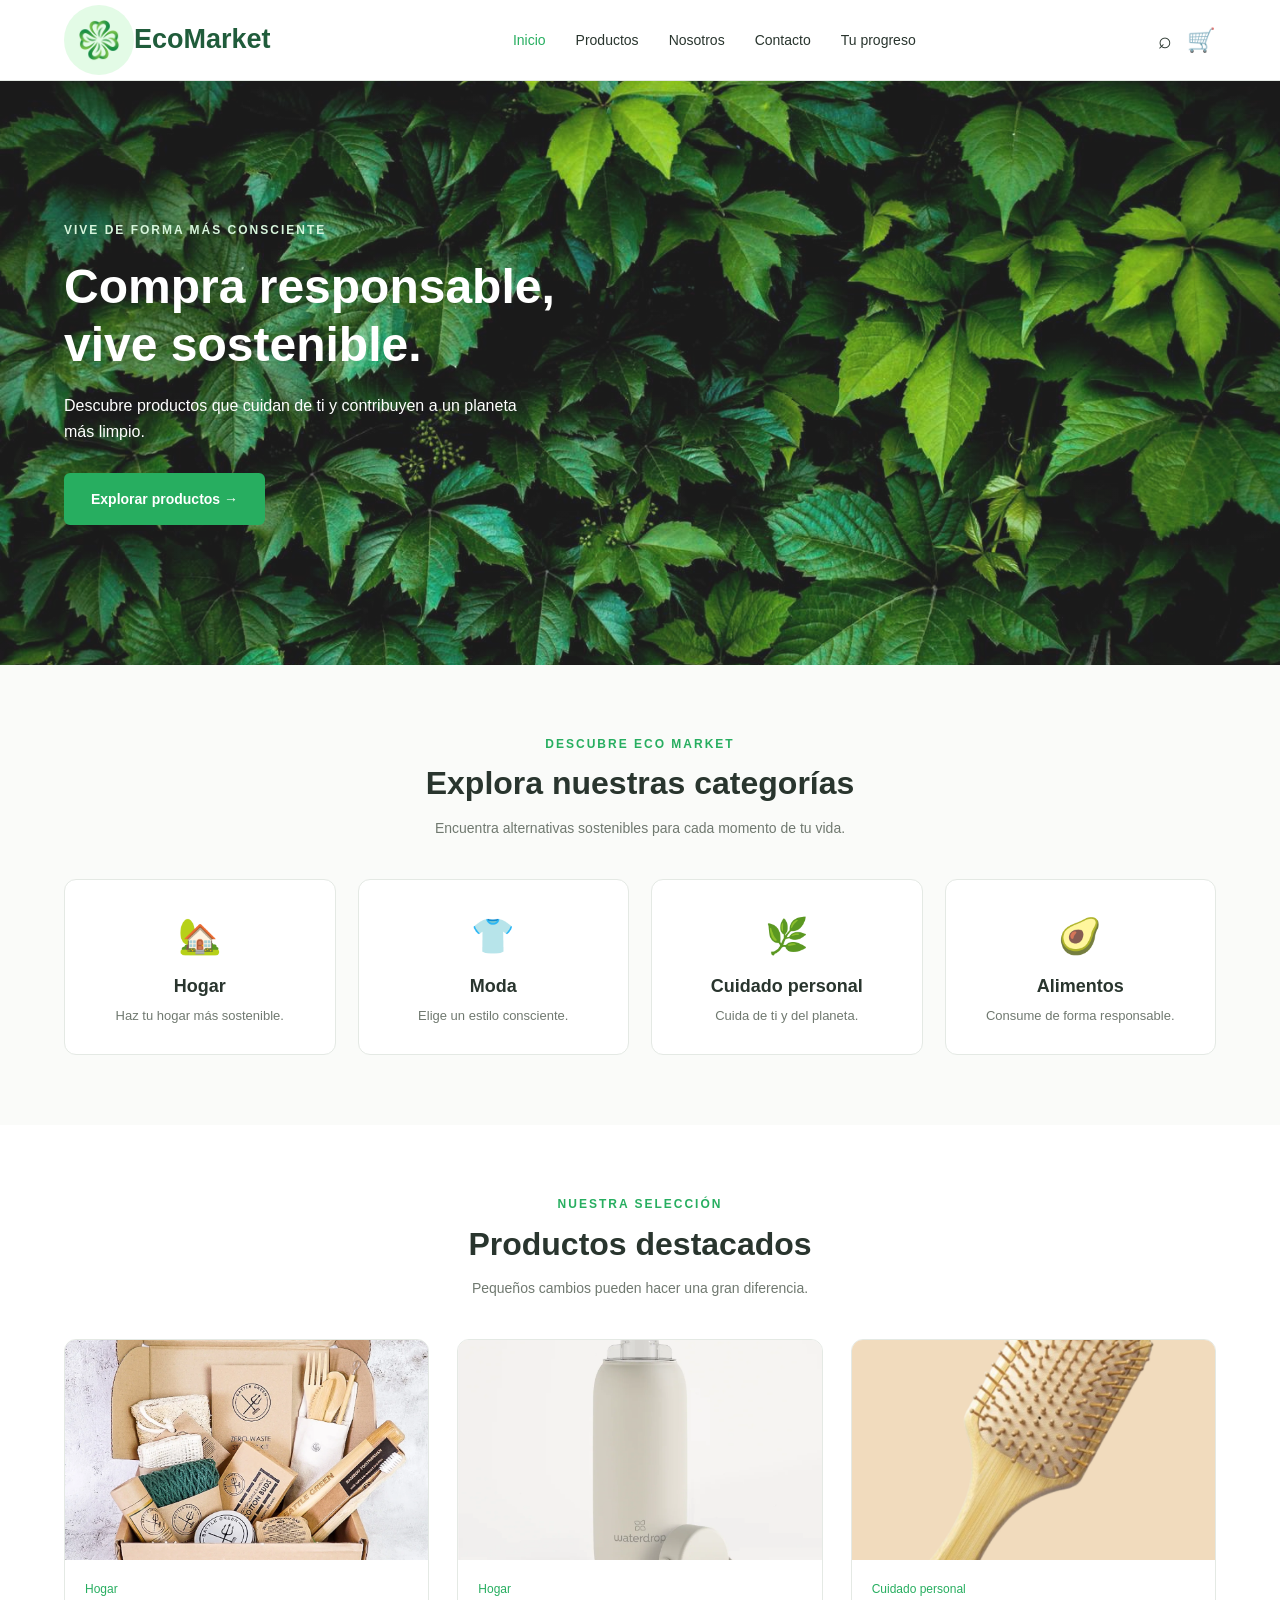
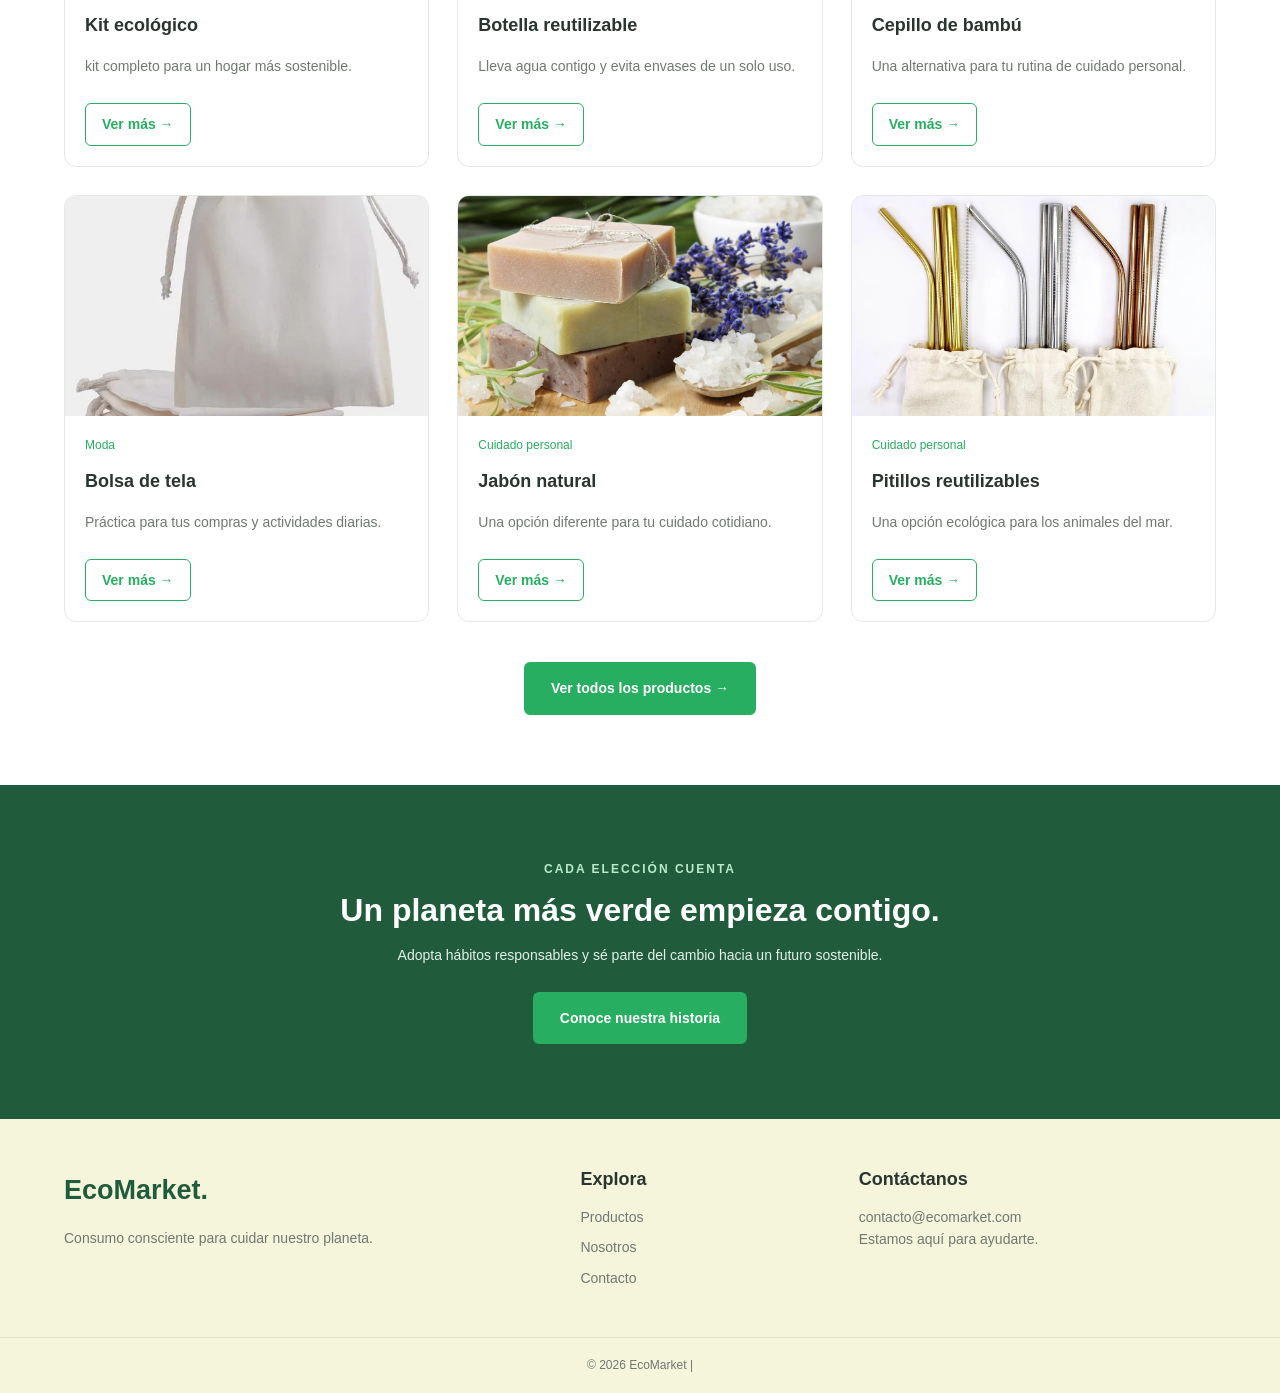
<file: index.html>
<!DOCTYPE html>
<html lang="es">

<head>
    <meta charset="UTF-8">
    <meta name="viewport" content="width=device-width, initial-scale=1.0">

    <meta name="description" content="EcoMarket: productos ecológicos para una vida más sostenible.">

    <title>EcoMarket | Compra responsable</title>

    <link rel="stylesheet" href="css/main.css">
    <link rel="stylesheet" href="css/layout.css">
    <link rel="stylesheet" href="css/components.css">
    <link rel="stylesheet" href="css/animations.css">
</head>

<body>

    <header class="header">
        <div class="contenedor header-contenido">


    <a href="index.html" class="logo">
    <img src="img/icons/logo.png" alt="Logo EcoMarket">
    <span>EcoMarket</span>
    </a>


            <nav class="menu">
                <a href="index.html" class="activo">Inicio</a>
                <a href="views/productos.html">Productos</a>
                <a href="views/sobre-nosotros.html">Nosotros</a>
                <a href="views/contacto.html">Contacto</a>
                <a href="views/widget.html">Tu progreso</a>
            </nav>

            <div class="accesos">
                <a href="views/productos.html#buscador"
                   aria-label="Buscar productos">⌕</a>

                <a href="views/productos.html#catalogo"
                   aria-label="Ir al catálogo">🛒</a>
            </div>

        </div>
    </header>



    <main>

        <section class="hero">
            <div class="contenedor hero-contenido">

                <p class="etiqueta">VIVE DE FORMA MÁS CONSCIENTE</p>

                <h1>Compra responsable,<br>vive sostenible.</h1>

                <p>
                    Descubre productos que cuidan de ti
                    y contribuyen a un planeta más limpio.
                </p>

                <a href="views/productos.html" class="boton">
                    Explorar productos →
                </a>

            </div>
        </section>

        <section class="categorias seccion">
            <div class="contenedor">

                <div class="titulo-seccion">
                    <p class="etiqueta">DESCUBRE ECO MARKET</p>
                    <h2>Explora nuestras categorías</h2>
                    <p>
                        Encuentra alternativas sostenibles
                        para cada momento de tu vida.
                    </p>
                </div>

                <div class="categorias-grid">

                    <a href="views/productos.html#hogar"
                       class="categoria">
                        <span>🏡</span>
                        <h3>Hogar</h3>
                        <p>Haz tu hogar más sostenible.</p>
                    </a>

                    <a href="views/productos.html#moda"
                       class="categoria">
                        <span>👕</span>
                        <h3>Moda</h3>
                        <p>Elige un estilo consciente.</p>
                    </a>

                    <a href="views/productos.html#cuidado"
                       class="categoria">
                        <span>🌿</span>
                        <h3>Cuidado personal</h3>
                        <p>Cuida de ti y del planeta.</p>
                    </a>

                    <a href="views/productos.html#alimentos"
                       class="categoria">
                        <span>🥑</span>
                        <h3>Alimentos</h3>
                        <p>Consume de forma responsable.</p>
                    </a>

                </div>

            </div>
        </section>

        <section class="productos seccion">
            <div class="contenedor">

                <div class="titulo-seccion">
                    <p class="etiqueta">NUESTRA SELECCIÓN</p>
                    <h2>Productos destacados</h2>
                    <p>
                        Pequeños cambios pueden hacer
                        una gran diferencia.
                    </p>
                </div>

                <div class="productos-grid">

                    <article class="tarjeta-producto">
                        <img src="img/products/kit-ecologico.jpg"
                             alt="Kit ecológico para el hogar">

                        <div class="producto-info">
                            <p class="categoria-producto">Hogar</p>
                            <h3>Kit ecológico</h3>
                            <p>
                                kit completo para un hogar más sostenible.
                            </p>
                            <a href="views/productos.html"
                               class="boton-secundario">Ver más →</a>
                        </div>
                    </article>

                    <article class="tarjeta-producto">
                        <img src="img/products/botella.jpg"
                             alt="Botella reutilizable para agua">

                        <div class="producto-info">
                            <p class="categoria-producto">Hogar</p>
                            <h3>Botella reutilizable</h3>
                            <p>
                                Lleva agua contigo y evita
                                envases de un solo uso.
                            </p>
                            <a href="views/productos.html"
                               class="boton-secundario">Ver más →</a>
                        </div>
                    </article>

                    <article class="tarjeta-producto">
                        <img src="img/products/cepillo.jpg"
                             alt="Cepillo de dientes de bambú">

                        <div class="producto-info">
                            <p class="categoria-producto">Cuidado personal</p>
                            <h3>Cepillo de bambú</h3>
                            <p>
                                Una alternativa para tu rutina
                                de cuidado personal.
                            </p>
                            <a href="views/productos.html"
                               class="boton-secundario">Ver más →</a>
                        </div>
                    </article>

                    <article class="tarjeta-producto">
                        <img src="img/products/bolsa-tela.jpg"
                             alt="Bolsa de tela reutilizable">

                        <div class="producto-info">
                            <p class="categoria-producto">Moda</p>
                            <h3>Bolsa de tela</h3>
                            <p>
                                Práctica para tus compras
                                y actividades diarias.
                            </p>
                            <a href="views/productos.html"
                               class="boton-secundario">Ver más →</a>
                        </div>
                    </article>

                    <article class="tarjeta-producto">
                        <img src="img/products/jabon-natural.jpg"
                             alt="Jabón de ingredientes naturales">

                        <div class="producto-info">
                            <p class="categoria-producto">Cuidado personal</p>
                            <h3>Jabón natural</h3>
                            <p>
                                Una opción diferente para
                                tu cuidado cotidiano.
                            </p>
                            <a href="views/productos.html"
                               class="boton-secundario">Ver más →</a>
                        </div>
                    </article>

                    <article class="tarjeta-producto">
                        <img src="img/products/pitillos-reutilizables.jpg"
                             alt="Pitillos reutilizables">

                        <div class="producto-info">
                            <p class="categoria-producto">Cuidado personal</p>
                            <h3>Pitillos reutilizables</h3>
                            <p>
                                Una opción ecológica para los animales del mar.
                            </p>
                            <a href="views/productos.html"
                               class="boton-secundario">Ver más →</a>
                        </div>
                    </article>

                </div>

                <div class="centrar">
                    <a href="views/productos.html" class="boton">
                        Ver todos los productos →
                    </a>
                </div>

            </div>
        </section>


        <section class="mensaje-ecologico">
            <div class="contenedor">

                <p class="etiqueta">CADA ELECCIÓN CUENTA</p>

                <h2>Un planeta más verde empieza contigo.</h2>

                <p>
                    Adopta hábitos responsables y sé parte
                    del cambio hacia un futuro sostenible.
                </p>

                <a href="views/sobre-nosotros.html" class="boton">
                    Conoce nuestra historia
                </a>

            </div>
        </section>

    </main>


    <footer class="footer">
        <div class="contenedor footer-grid">

            <div class="footer-marca">
                <a href="index.html" class="logo logo-footer">
                    EcoMarket<span>.</span>
                </a>

                <p>
                    Consumo consciente para cuidar
                    nuestro planeta.
                </p>
            </div>

            <div class="footer-enlaces">
                <h3>Explora</h3>
                <a href="views/productos.html">Productos</a>
                <a href="views/sobre-nosotros.html">Nosotros</a>
                <a href="views/contacto.html">Contacto</a>
            </div>

            <div class="footer-contacto">
                <h3>Contáctanos</h3>
                <p>contacto@ecomarket.com</p>
                <p>Estamos aquí para ayudarte.</p>
            </div>

        </div>

        <div class="footer-final">
            <p>© 2026 EcoMarket | </p>
        </div>
    </footer>

</body>
</html>
</file>
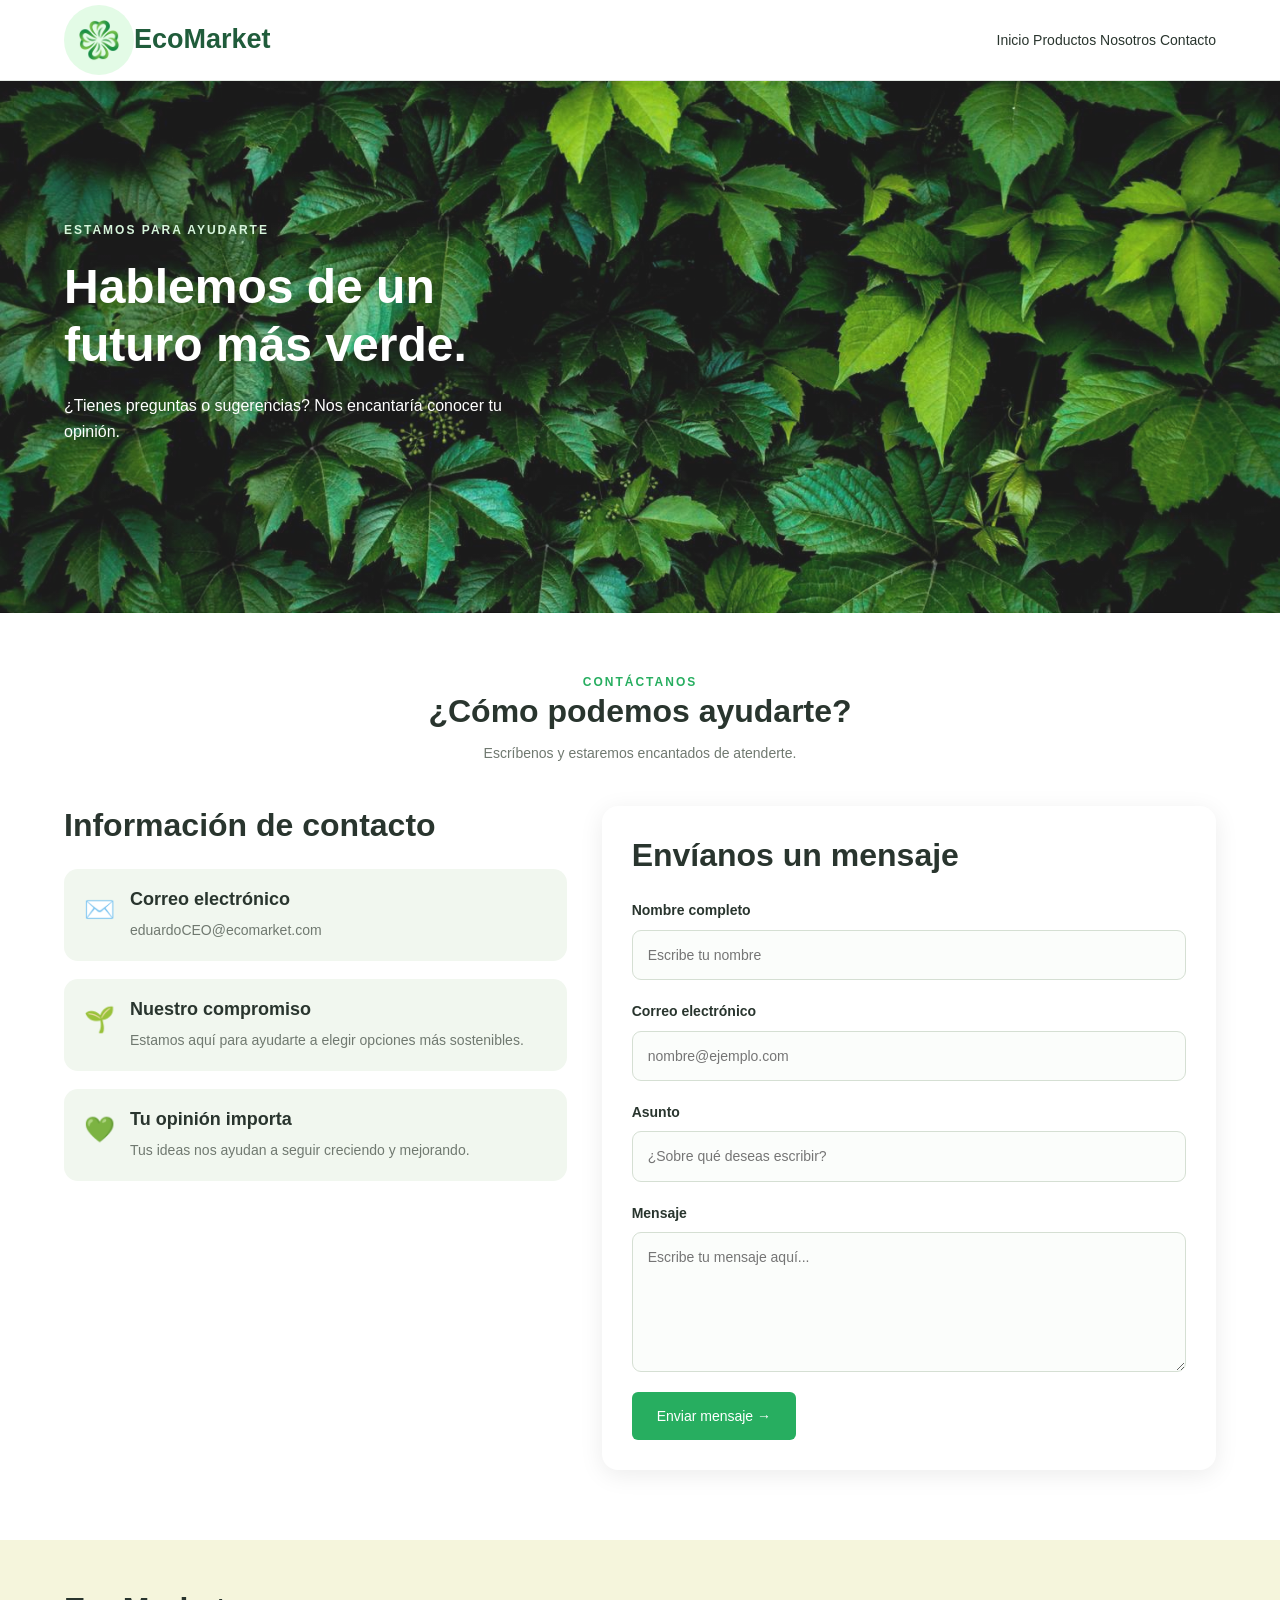
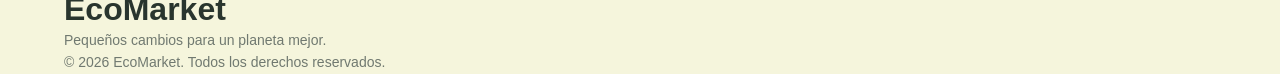
<file: views/contacto.html>
<!DOCTYPE html>
<html lang="es">
<head>
    <meta charset="UTF-8">
    <meta name="viewport" content="width=device-width, initial-scale=1.0">
    <title>Contacto | EcoMarket</title>
    <link rel="stylesheet" href="../css/main.css">
    <link rel="stylesheet" href="../css/layout.css">
    <link rel="stylesheet" href="../css/components.css">
    <link rel="stylesheet" href="../css/animations.css">
</head>
<body>

    <header class="header">
        <div class="contenedor header-contenido">

        <a href="../index.html" class="logo">
                <img src="../img/icons/logo.png"
                <span>EcoMarket</span>
        </a>

            <nav class="navegacion">
                <a href="../index.html">Inicio</a>
                <a href="productos.html">Productos</a>
                <a href="sobre-nosotros.html">Nosotros</a>
                <a href="contacto.html">Contacto</a>
            </nav>
        </div>
    </header>

    <main>
        <section class="hero">
            <div class="contenedor hero-contenido">
                <p class="etiqueta">ESTAMOS PARA AYUDARTE</p>

                <h1>Hablemos de un<br>futuro más verde.</h1>

                <p>
                    ¿Tienes preguntas o sugerencias?
                    Nos encantaría conocer tu opinión.
                </p>
            </div>
        </section>

        <section class="seccion contacto-seccion">
            <div class="contenedor">
                <div class="contacto-encabezado">
                    <p class="etiqueta">CONTÁCTANOS</p>
                    <h2>¿Cómo podemos ayudarte?</h2>
                    <p>
                        Escríbenos y estaremos encantados de atenderte.
                    </p>
                </div>

                <div class="contacto-contenido">
                    <div class="contacto-informacion">
                        <h2>Información de contacto</h2>

                        <article class="contacto-tarjeta">
                            <div class="contacto-icono">✉️</div>
                            <div>
                                <h3>Correo electrónico</h3>
                                <p>eduardoCEO@ecomarket.com</p>
                            </div>
                        </article>

                        <article class="contacto-tarjeta">
                            <div class="contacto-icono">🌱</div>
                            <div>
                                <h3>Nuestro compromiso</h3>
                                <p>
                                    Estamos aquí para ayudarte a elegir
                                    opciones más sostenibles.
                                </p>
                            </div>
                        </article>

                        <article class="contacto-tarjeta">
                            <div class="contacto-icono">💚</div>
                            <div>
                                <h3>Tu opinión importa</h3>
                                <p>
                                    Tus ideas nos ayudan a seguir creciendo
                                    y mejorando.
                                </p>
                            </div>
                        </article>
                    </div>

                    <div class="formulario-contenedor">
                        <h2>Envíanos un mensaje</h2>

                        <form class="formulario-contacto" action="#" method="post">
                            <div class="campo-formulario">
                                <label for="nombre">Nombre completo</label>
                                <input
                                    type="text"
                                    id="nombre"
                                    name="nombre"
                                    placeholder="Escribe tu nombre"
                                    required
                                >
                            </div>

                            <div class="campo-formulario">
                                <label for="correo">Correo electrónico</label>
                                <input
                                    type="email"
                                    id="correo"
                                    name="correo"
                                    placeholder="nombre@ejemplo.com"
                                    required
                                >
                            </div>

                            <div class="campo-formulario">
                                <label for="asunto">Asunto</label>
                                <input
                                    type="text"
                                    id="asunto"
                                    name="asunto"
                                    placeholder="¿Sobre qué deseas escribir?"
                                    required
                                >
                            </div>

                            <div class="campo-formulario">
                                <label for="mensaje">Mensaje</label>
                                <textarea
                                    id="mensaje"
                                    name="mensaje"
                                    rows="5"
                                    placeholder="Escribe tu mensaje aquí..."
                                    required
                                ></textarea>
                            </div>

                            <button type="submit" class="boton">
                                Enviar mensaje →
                            </button>
                        </form>
                    </div>
                </div>
            </div>
        </section>
    </main>

    <footer class="footer">
        <div class="contenedor">
            <h2>EcoMarket</h2>
            <p>Pequeños cambios para un planeta mejor.</p>
            <p>© 2026 EcoMarket. Todos los derechos reservados.</p>
        </div>
    </footer>

</body>
</html>
</file>
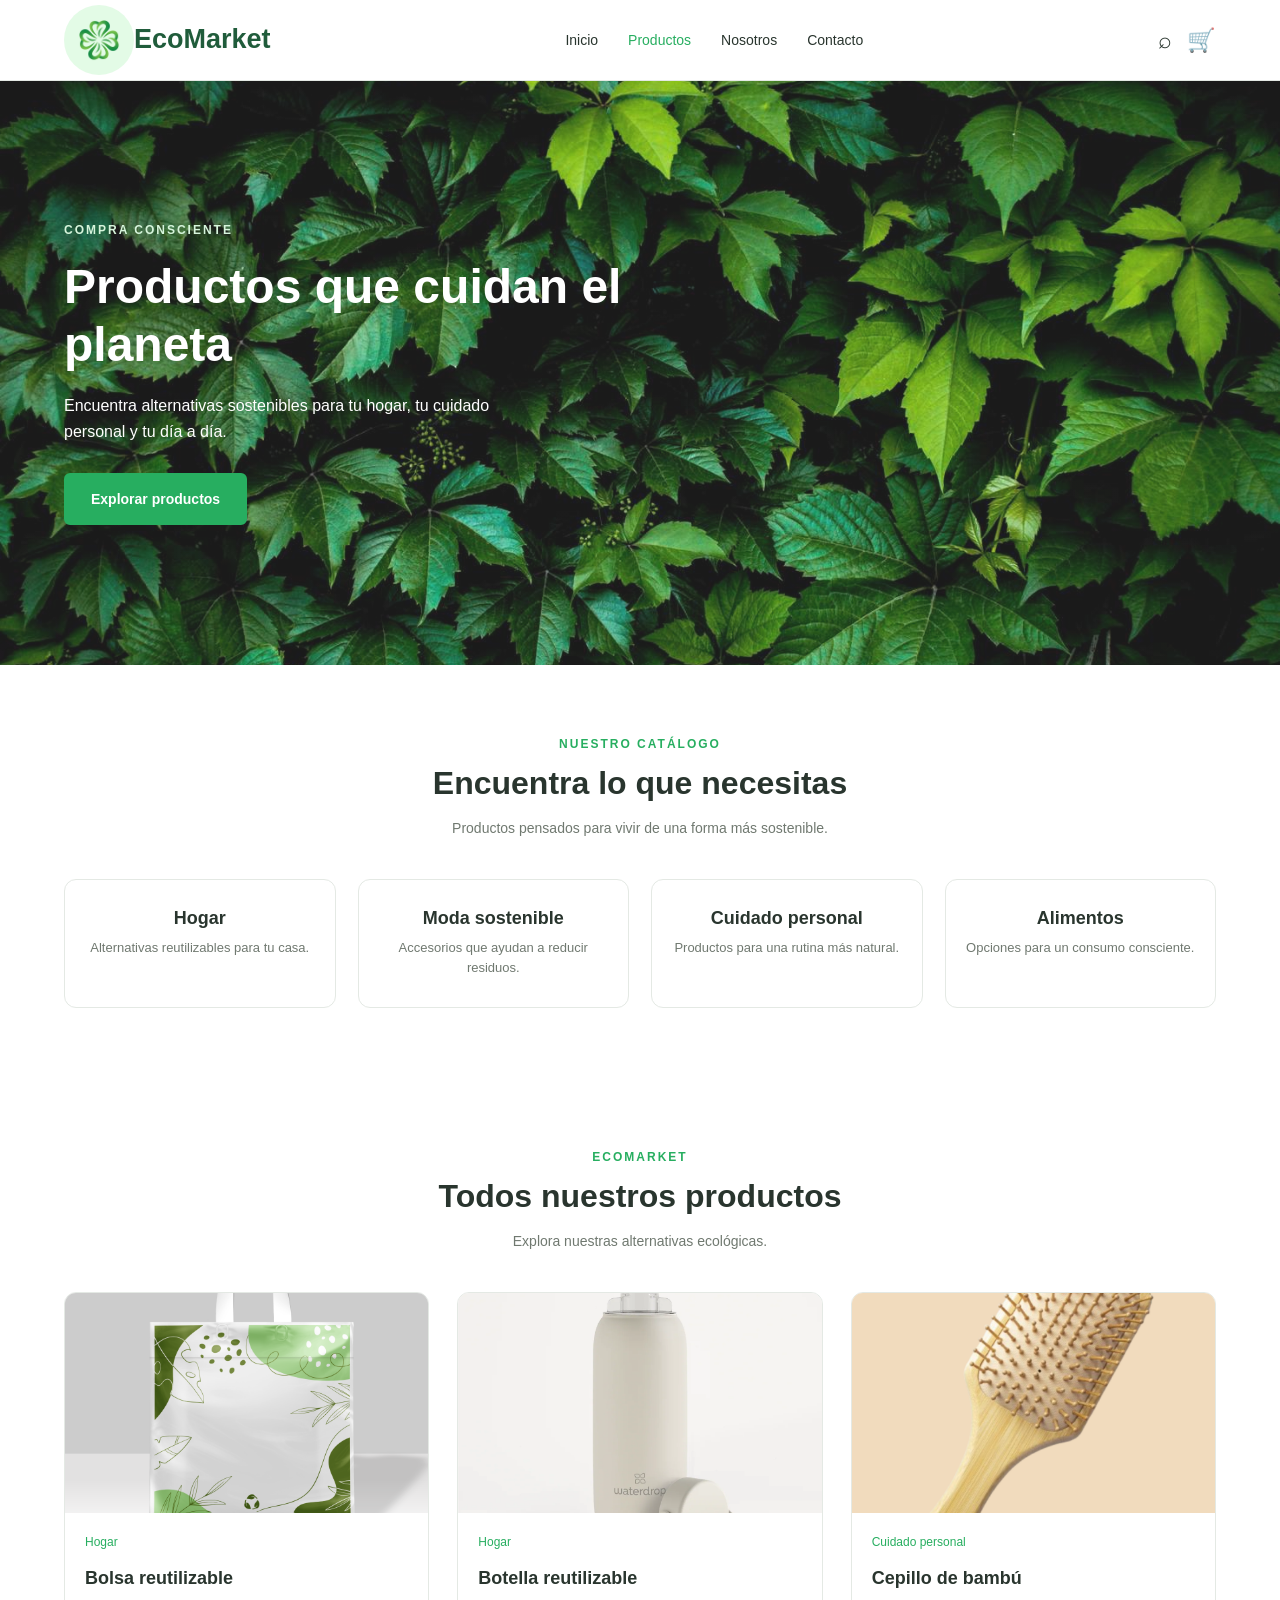
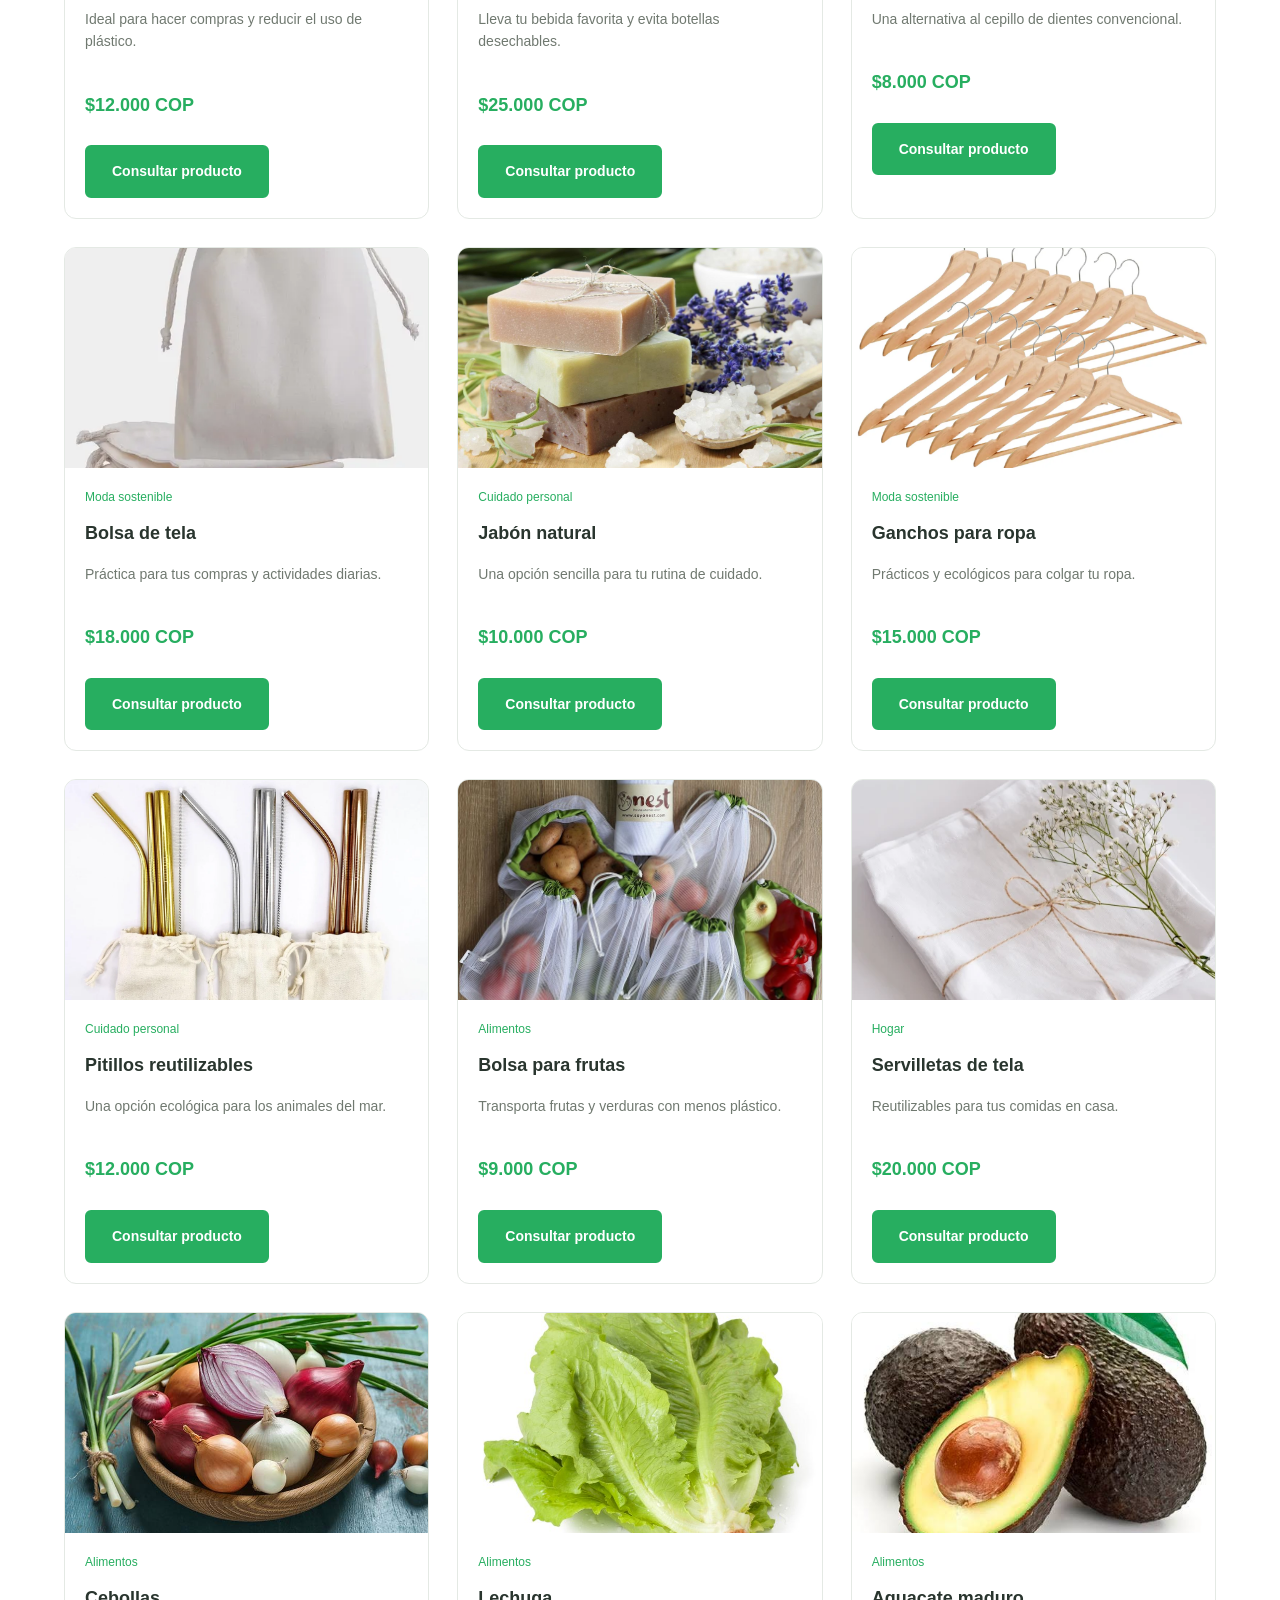
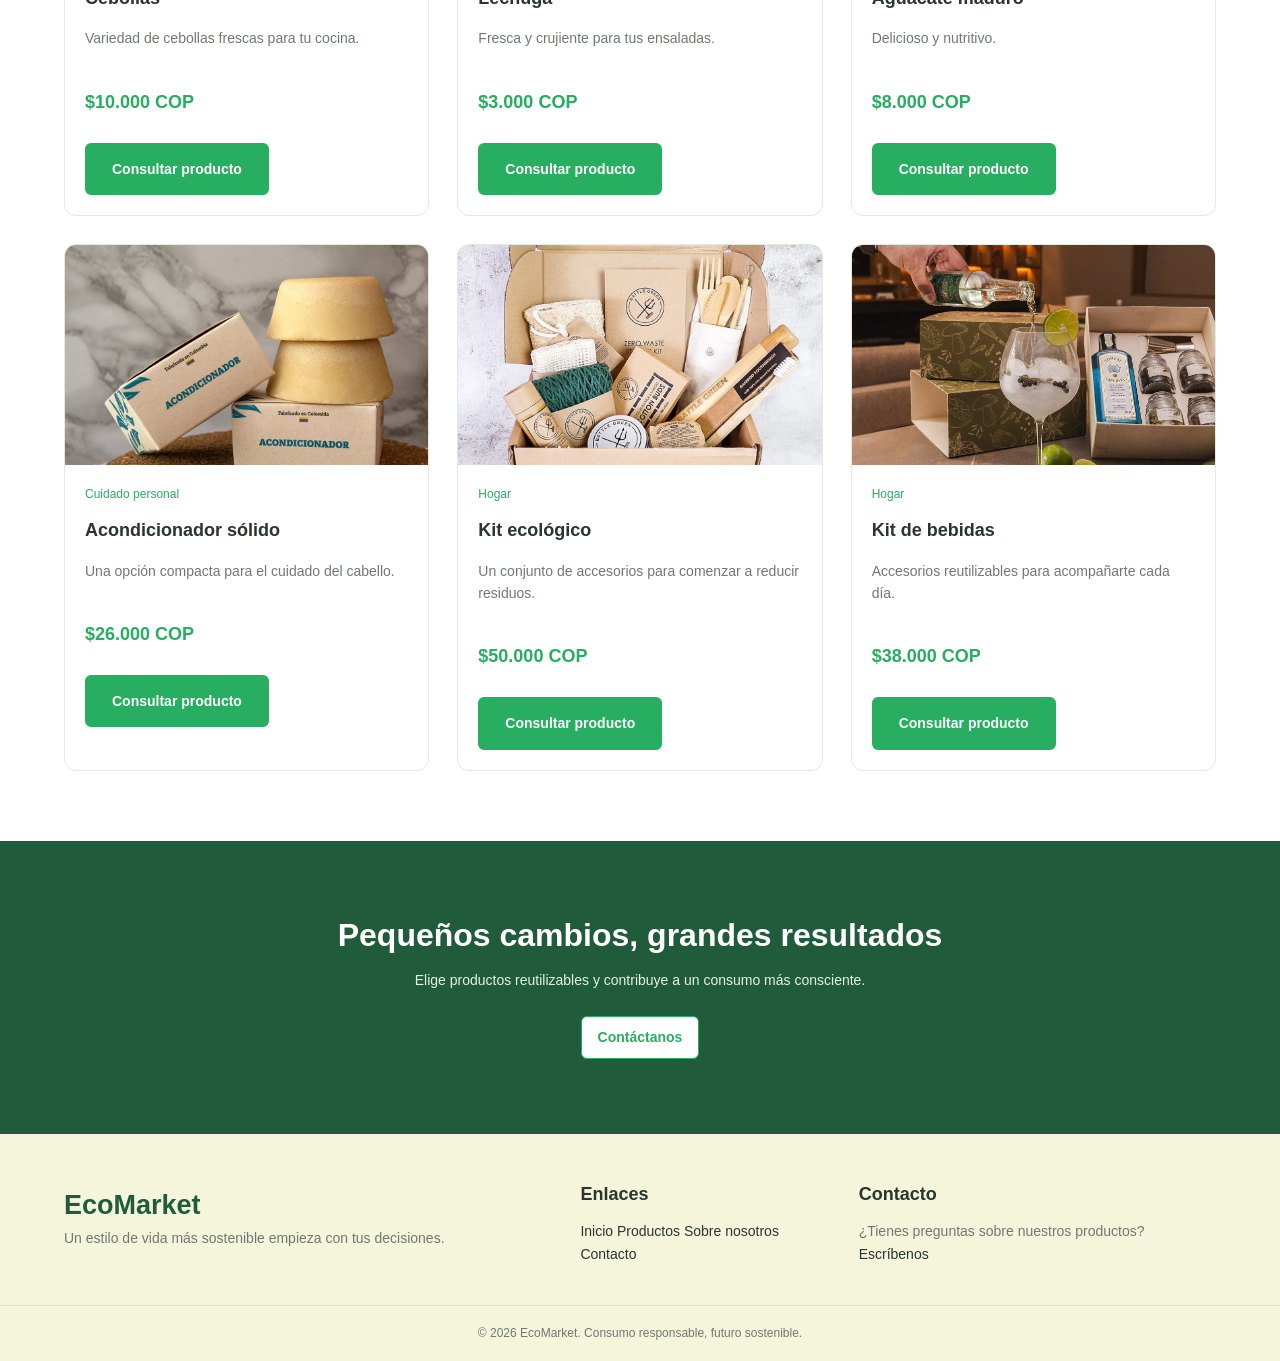
<file: views/productos.html>
<!DOCTYPE html>
<html lang="es">
<head>
    <meta charset="UTF-8">
    <meta name="viewport" content="width=device-width, initial-scale=1.0">
    <meta name="description" content="Descubre los productos ecológicos de EcoMarket para un estilo de vida sostenible.">
    <title>Productos | EcoMarket</title>
    <link rel="stylesheet" href="../css/main.css">
    <link rel="stylesheet" href="../css/layout.css">
    <link rel="stylesheet" href="../css/components.css">
    <link rel="stylesheet" href="../css/animations.css">
</head>
<body>

    <header class="header">
        <div class="contenedor header-contenido">

        <a href="../index.html" class="logo">
            <img src="../img/icons/logo.png"
            <span>EcoMarket</span>
        </a>

            <nav class="menu">
                <a href="../index.html">Inicio</a>
                <a href="productos.html" class="activo">Productos</a>
                <a href="sobre-nosotros.html">Nosotros</a>
                <a href="contacto.html">Contacto</a>
            </nav>

            <div class="accesos">
                <a href="views/productos.html#buscador"
                   aria-label="Buscar productos">⌕</a>

                <a href="views/productos.html#catalogo"
                   aria-label="Ir al catálogo">🛒</a>
            </div>
        </div>
    </header>

    <main>
        <section class="hero">
            <div class="contenedor hero-contenido">
                <p class="etiqueta">Compra consciente</p>
                <h1>Productos que cuidan el planeta</h1>
                <p>Encuentra alternativas sostenibles para tu hogar, tu cuidado personal y tu día a día.</p>
                <a href="#catalogo" class="boton">Explorar productos</a>
            </div>
        </section>

        <section class="seccion" id="buscador">
            <div class="contenedor">
                <div class="titulo-seccion">
                    <p class="etiqueta">Nuestro catálogo</p>
                    <h2>Encuentra lo que necesitas</h2>
                    <p>Productos pensados para vivir de una forma más sostenible.</p>
                </div>

                <div class="categorias-grid">
                    <a href="#hogar" class="categoria">
                        <h3>Hogar</h3>
                        <p>Alternativas reutilizables para tu casa.</p>
                    </a>

                    <a href="#moda" class="categoria">
                        <h3>Moda sostenible</h3>
                        <p>Accesorios que ayudan a reducir residuos.</p>
                    </a>

                    <a href="#cuidado" class="categoria">
                        <h3>Cuidado personal</h3>
                        <p>Productos para una rutina más natural.</p>
                    </a>

                    <a href="#alimentos" class="categoria">
                        <h3>Alimentos</h3>
                        <p>Opciones para un consumo consciente.</p>
                    </a>
                </div>
            </div>
        </section>

        <section class="seccion" id="catalogo">
            <div class="contenedor">
                <div class="titulo-seccion">
                    <p class="etiqueta">EcoMarket</p>
                    <h2>Todos nuestros productos</h2>
                    <p>Explora nuestras alternativas ecológicas.</p>
                </div>

                <div class="productos-grid">

                    <article class="tarjeta-producto" id="hogar">
                        <img src="../img/products/bolsa-reutilizable.png" alt="Bolsa reutilizable ecológica">
                        <div class="producto-info">
                            <span class="categoria-producto">Hogar</span>
                            <h3>Bolsa reutilizable</h3>
                            <p>Ideal para hacer compras y reducir el uso de plástico.</p>
                            <p class="precio">$12.000 COP</p>
                            <a href="contacto.html" class="boton">Consultar producto</a>
                        </div>
                    </article>

                    <article class="tarjeta-producto">
                        <img src="../img/products/botella.jpg" alt="Botella reutilizable">
                        <div class="producto-info">
                            <span class="categoria-producto">Hogar</span>
                            <h3>Botella reutilizable</h3>
                            <p>Lleva tu bebida favorita y evita botellas desechables.</p>
                            <p class="precio">$25.000 COP</p>
                            <a href="contacto.html" class="boton">Consultar producto</a>
                        </div>
                    </article>

                    <article class="tarjeta-producto" id="cuidado">
                        <img src="../img/products/cepillo.jpg" alt="Cepillo de dientes de bambú">
                        <div class="producto-info">
                            <span class="categoria-producto">Cuidado personal</span>
                            <h3>Cepillo de bambú</h3>
                            <p>Una alternativa al cepillo de dientes convencional.</p>
                            <p class="precio">$8.000 COP</p>
                            <a href="contacto.html" class="boton">Consultar producto</a>
                        </div>
                    </article>

                    <article class="tarjeta-producto" id="moda">
                        <img src="../img/products/bolsa-tela.jpg" alt="Bolsa de tela ecológica">
                        <div class="producto-info">
                            <span class="categoria-producto">Moda sostenible</span>
                            <h3>Bolsa de tela</h3>
                            <p>Práctica para tus compras y actividades diarias.</p>
                            <p class="precio">$18.000 COP</p>
                            <a href="contacto.html" class="boton">Consultar producto</a>
                        </div>
                    </article>

                    <article class="tarjeta-producto">
                        <img src="../img/products/jabon-natural.jpg" alt="Jabón natural">
                        <div class="producto-info">
                            <span class="categoria-producto">Cuidado personal</span>
                            <h3>Jabón natural</h3>
                            <p>Una opción sencilla para tu rutina de cuidado.</p>
                            <p class="precio">$10.000 COP</p>
                            <a href="contacto.html" class="boton">Consultar producto</a>
                        </div>
                    </article>

                    <article class="tarjeta-producto">
                        <img src="../img/products/ganchos.jpg" alt="Ganchos para ropa">
                        <div class="producto-info">
                            <span class="categoria-producto">Moda sostenible</span>
                            <h3>Ganchos para ropa</h3>
                            <p>Prácticos y ecológicos para colgar tu ropa.</p>
                            <p class="precio">$15.000 COP</p>
                            <a href="contacto.html" class="boton">Consultar producto</a>
                        </div>
                    </article>

                    <article class="tarjeta-producto">
                        <img src="../img/products/pitillos-reutilizables.jpg" alt="Pitillos reutilizables">
                        <div class="producto-info">
                            <span class="categoria-producto">Cuidado personal</span>
                            <h3>Pitillos reutilizables</h3>
                            <p>Una opción ecológica para los animales del mar.</p>
                            <p class="precio">$12.000 COP</p>
                            <a href="contacto.html" class="boton">Consultar producto</a>
                        </div>
                    </article>

                    <article class="tarjeta-producto" id="alimentos">
                        <img src="../img/products/bolsas-para-frutas.jpg" alt="Bolsa para frutas y verduras">
                        <div class="producto-info">
                            <span class="categoria-producto">Alimentos</span>
                            <h3>Bolsa para frutas</h3>
                            <p>Transporta frutas y verduras con menos plástico.</p>
                            <p class="precio">$9.000 COP</p>
                            <a href="contacto.html" class="boton">Consultar producto</a>
                        </div>
                    </article>

                    <article class="tarjeta-producto">
                        <img src="../img/products/servilletas-tela.jpg" alt="Servilletas de tela">
                        <div class="producto-info">
                            <span class="categoria-producto">Hogar</span>
                            <h3>Servilletas de tela</h3>
                            <p>Reutilizables para tus comidas en casa.</p>
                            <p class="precio">$20.000 COP</p>
                            <a href="contacto.html" class="boton">Consultar producto</a>
                        </div>
                    </article>

                    <article class="tarjeta-producto">
                        <img src="../img/products/tipos-cebollas.jpg" alt="Tipos variados de cebollas">
                        <div class="producto-info">
                            <span class="categoria-producto">Alimentos</span>
                            <h3>Cebollas</h3>
                            <p>Variedad de cebollas frescas para tu cocina.</p>
                            <p class="precio">$10.000 COP</p>
                            <a href="contacto.html" class="boton">Consultar producto</a>
                        </div>
                    </article>

                    <article class="tarjeta-producto">
                        <img src="../img/products/lechuga.jpg" alt="Lechuga">
                        <div class="producto-info">
                            <span class="categoria-producto">Alimentos</span>
                            <h3>Lechuga</h3>
                            <p> Fresca y crujiente para tus ensaladas.</p>
                            <p class="precio">$3.000 COP</p>
                            <a href="contacto.html" class="boton">Consultar producto</a>
                        </div>
                    </article>

                    <article class="tarjeta-producto">
                        <img src="../img/products/aguacate.jpg" alt="Aguacate maduro">
                        <div class="producto-info">
                            <span class="categoria-producto">Alimentos</span>
                            <h3>Aguacate maduro</h3>
                            <p>Delicioso y nutritivo.</p>
                            <p class="precio">$8.000 COP</p>
                            <a href="contacto.html" class="boton">Consultar producto</a>
                        </div>
                    </article>

                    <article class="tarjeta-producto">
                        <img src="../img/products/acondicionador-solido.jpg" alt="Acondicionador sólido">
                        <div class="producto-info">
                            <span class="categoria-producto">Cuidado personal</span>
                            <h3>Acondicionador sólido</h3>
                            <p>Una opción compacta para el cuidado del cabello.</p>
                            <p class="precio">$26.000 COP</p>
                            <a href="contacto.html" class="boton">Consultar producto</a>
                        </div>
                    </article>

                    <article class="tarjeta-producto">
                        <img src="../img/products/kit-ecologico.jpg" alt="Kit ecológico">
                        <div class="producto-info">
                            <span class="categoria-producto">Hogar</span>
                            <h3>Kit ecológico</h3>
                            <p>Un conjunto de accesorios para comenzar a reducir residuos.</p>
                            <p class="precio">$50.000 COP</p>
                            <a href="contacto.html" class="boton">Consultar producto</a>
                        </div>
                    </article>

                    <article class="tarjeta-producto">
                        <img src="../img/products/kit-bebidas.jpg" alt="Kit para bebidas reutilizables">
                        <div class="producto-info">
                            <span class="categoria-producto">Hogar</span>
                            <h3>Kit de bebidas</h3>
                            <p>Accesorios reutilizables para acompañarte cada día.</p>
                            <p class="precio">$38.000 COP</p>
                            <a href="contacto.html" class="boton">Consultar producto</a>
                        </div>
                    </article>

                </div>
            </div>
        </section>

        <section class="mensaje-ecologico">
            <div class="contenedor">
                <h2>Pequeños cambios, grandes resultados</h2>
                <p>Elige productos reutilizables y contribuye a un consumo más consciente.</p>
                <a href="contacto.html" class="boton boton-secundario">Contáctanos</a>
            </div>
        </section>
    </main>

    <footer class="footer">
        <div class="contenedor footer-grid">
            <div>
                <a href="../index.html" class="logo">Eco<span>Market</span></a>
                <p>Un estilo de vida más sostenible empieza con tus decisiones.</p>
            </div>

            <div>
                <h3>Enlaces</h3>
                <a href="../index.html">Inicio</a>
                <a href="productos.html">Productos</a>
                <a href="sobre-nosotros.html">Sobre nosotros</a>
                <a href="contacto.html">Contacto</a>
            </div>

            <div>
                <h3>Contacto</h3>
                <p>¿Tienes preguntas sobre nuestros productos?</p>
                <a href="contacto.html">Escríbenos</a>
            </div>
        </div>

        <div class="footer-final">
            <p>© 2026 EcoMarket. Consumo responsable, futuro sostenible.</p>
        </div>
    </footer>

</body>
</html>
</file>
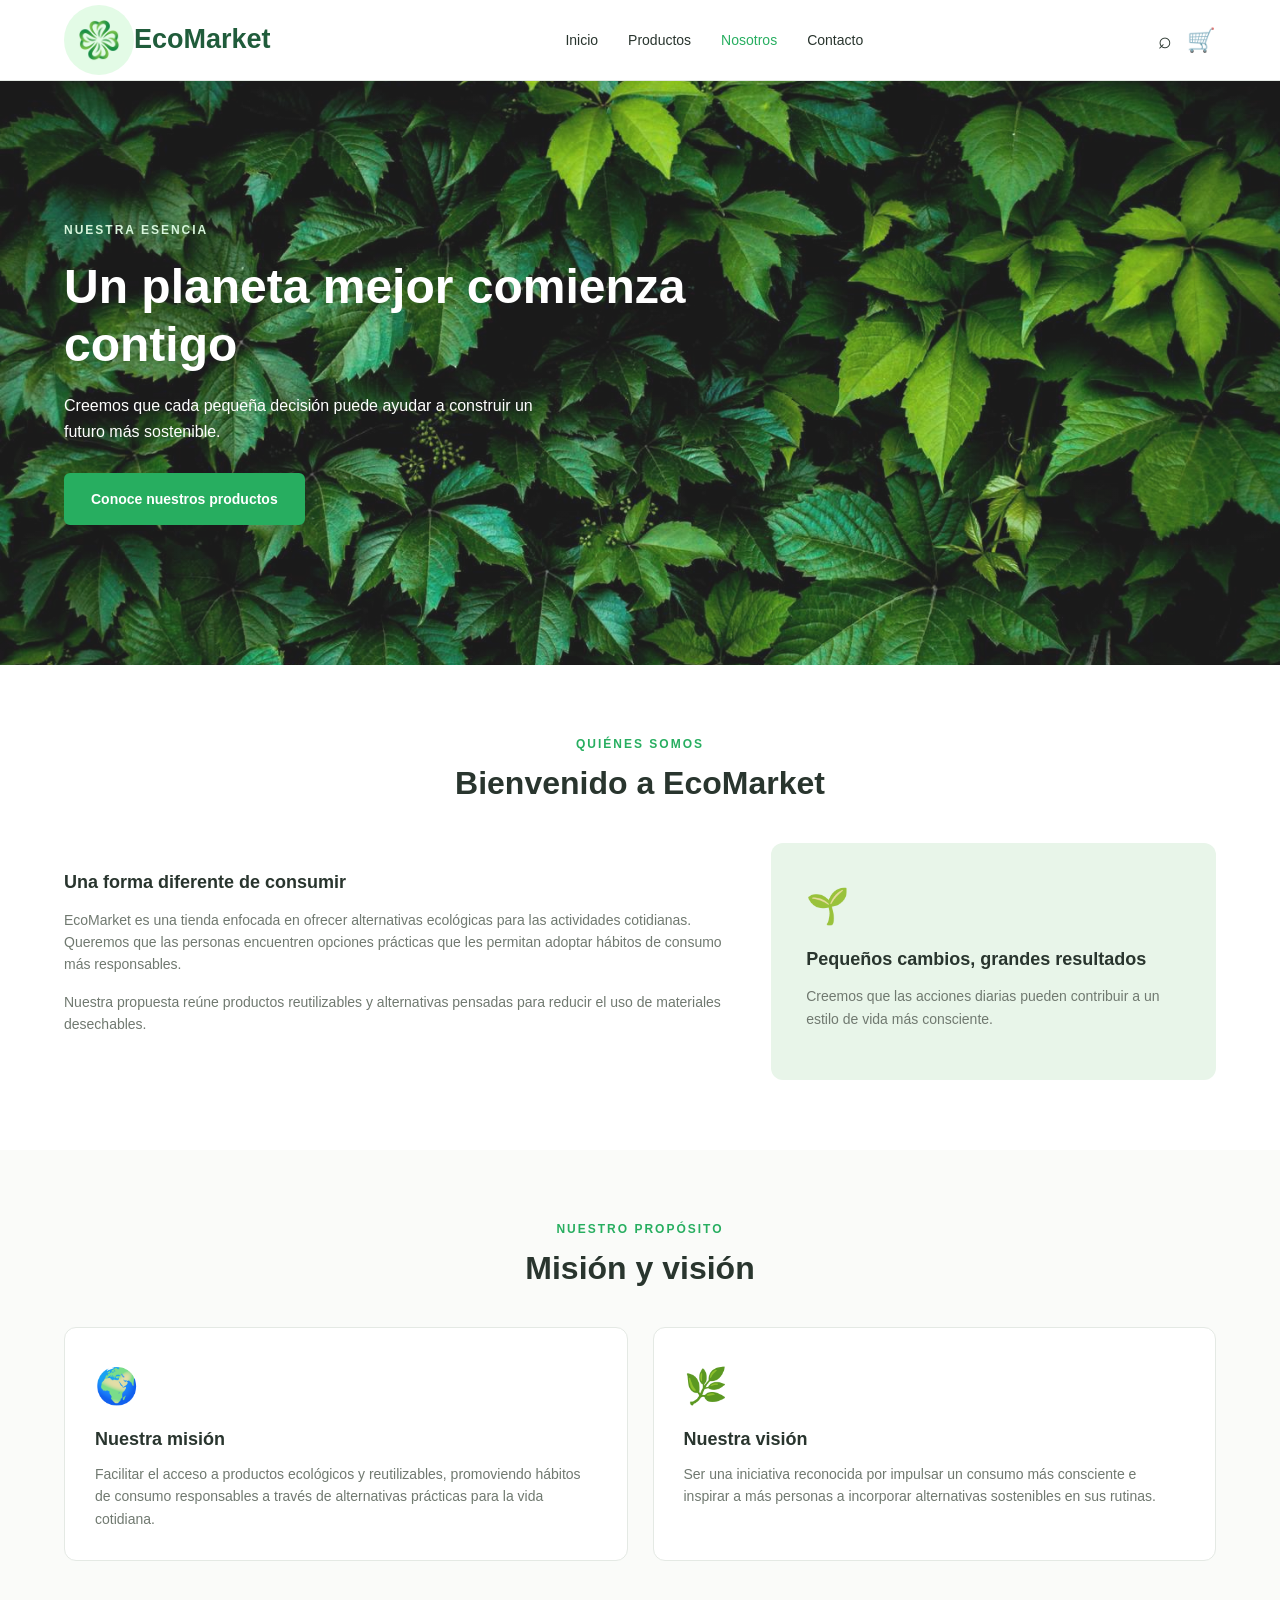
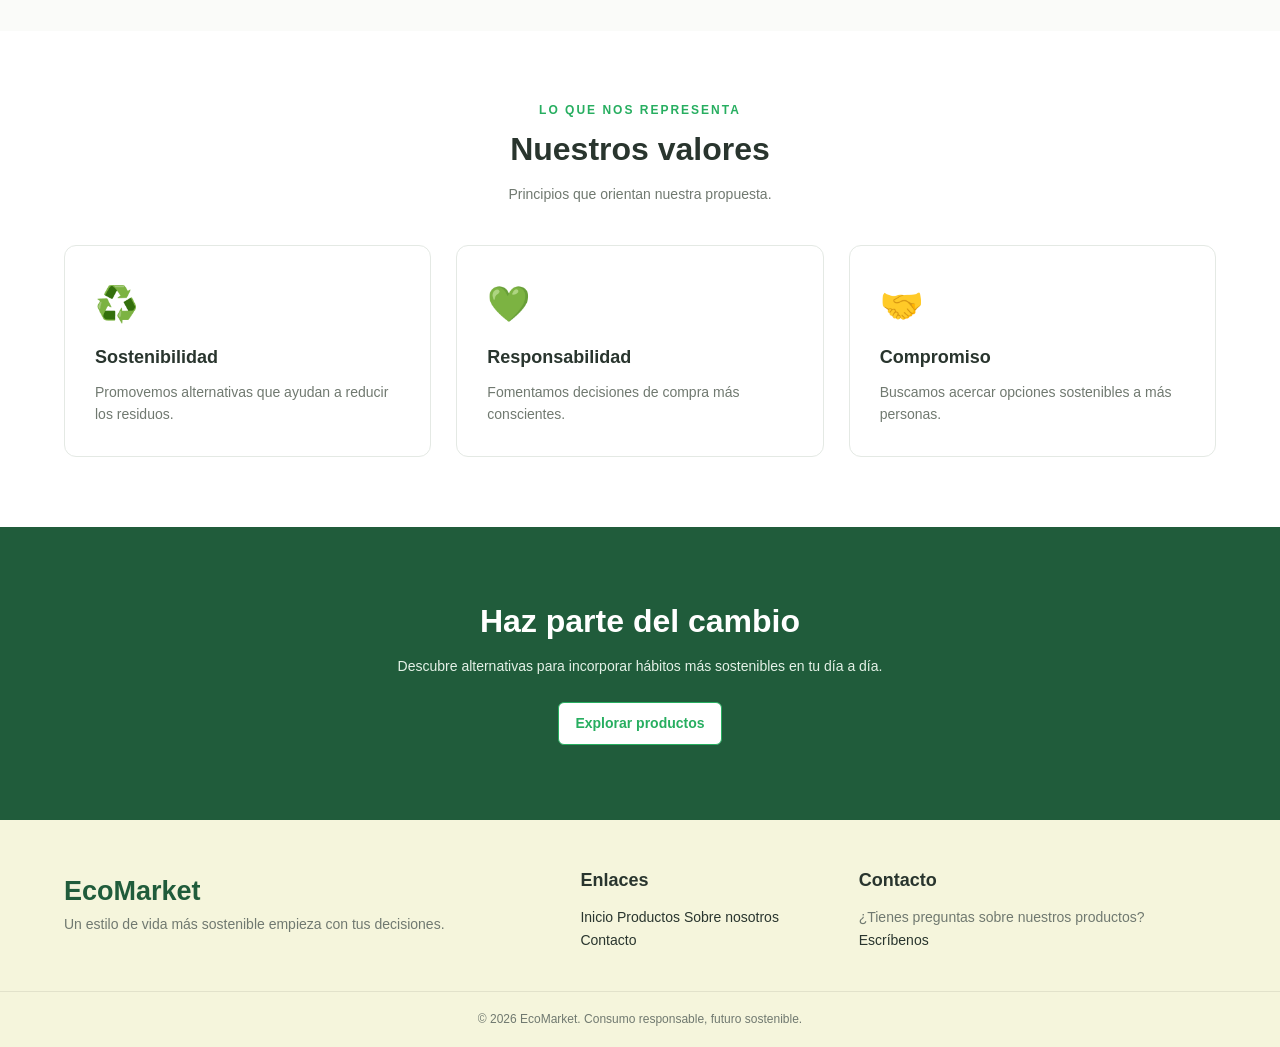
<file: views/sobre-nosotros.html>
<!DOCTYPE html>
<html lang="es">
<head>
    <meta charset="UTF-8">
    <meta name="viewport" content="width=device-width, initial-scale=1.0">
    <meta name="description" content="Conoce la historia, la misión y los valores de EcoMarket.">
    <title>Sobre nosotros | EcoMarket</title>
    <link rel="stylesheet" href="../css/main.css">
    <link rel="stylesheet" href="../css/layout.css">
    <link rel="stylesheet" href="../css/components.css">
    <link rel="stylesheet" href="../css/animations.css">
</head>
<body>

    <header class="header">
        <div class="contenedor header-contenido">
        
        <a href="../index.html" class="logo">
                <img src="../img/icons/logo.png"
                <span>EcoMarket</span>
        </a>

            <nav class="menu">
                <a href="../index.html">Inicio</a>
                <a href="productos.html">Productos</a>
                <a href="sobre-nosotros.html" class="activo">Nosotros</a>
                <a href="contacto.html">Contacto</a>
            </nav>

            <div class="accesos">
                <a href="views/productos.html#buscador"
                   aria-label="Buscar productos">⌕</a>

                <a href="views/productos.html#catalogo"
                   aria-label="Ir al catálogo">🛒</a>
            </div>
        </div>
    </header>

    <main>
        <section class="hero">
            <div class="contenedor hero-contenido">
                <p class="etiqueta">Nuestra esencia</p>
                <h1>Un planeta mejor comienza contigo</h1>
                <p>Creemos que cada pequeña decisión puede ayudar a construir un futuro más sostenible.</p>
                <a href="productos.html" class="boton">Conoce nuestros productos</a>
            </div>
        </section>

        <section class="seccion">
            <div class="contenedor">
                <div class="titulo-seccion">
                    <p class="etiqueta">Quiénes somos</p>
                    <h2>Bienvenido a EcoMarket</h2>
                </div>

                <div class="nosotros-contenido">
                    <div>
                        <h3>Una forma diferente de consumir</h3>
                        <p>EcoMarket es una tienda enfocada en ofrecer alternativas ecológicas para las actividades cotidianas. Queremos que las personas encuentren opciones prácticas que les permitan adoptar hábitos de consumo más responsables.</p>
                        <p>Nuestra propuesta reúne productos reutilizables y alternativas pensadas para reducir el uso de materiales desechables.</p>
                    </div>

                    <div class="nosotros-destacado">
                        <span class="nosotros-icono">🌱</span>
                        <h3>Pequeños cambios, grandes resultados</h3>
                        <p>Creemos que las acciones diarias pueden contribuir a un estilo de vida más consciente.</p>
                    </div>
                </div>
            </div>
        </section>

        <section class="seccion nosotros-fondo">
            <div class="contenedor">
                <div class="titulo-seccion">
                    <p class="etiqueta">Nuestro propósito</p>
                    <h2>Misión y visión</h2>
                </div>

                <div class="nosotros-tarjetas">
                    <article class="nosotros-tarjeta">
                        <span class="nosotros-icono">🌍</span>
                        <h3>Nuestra misión</h3>
                        <p>Facilitar el acceso a productos ecológicos y reutilizables, promoviendo hábitos de consumo responsables a través de alternativas prácticas para la vida cotidiana.</p>
                    </article>

                    <article class="nosotros-tarjeta">
                        <span class="nosotros-icono">🌿</span>
                        <h3>Nuestra visión</h3>
                        <p>Ser una iniciativa reconocida por impulsar un consumo más consciente e inspirar a más personas a incorporar alternativas sostenibles en sus rutinas.</p>
                    </article>
                </div>
            </div>
        </section>

        <section class="seccion">
            <div class="contenedor">
                <div class="titulo-seccion">
                    <p class="etiqueta">Lo que nos representa</p>
                    <h2>Nuestros valores</h2>
                    <p>Principios que orientan nuestra propuesta.</p>
                </div>

                <div class="valores-grid">
                    <article class="valor">
                        <span class="nosotros-icono">♻️</span>
                        <h3>Sostenibilidad</h3>
                        <p>Promovemos alternativas que ayudan a reducir los residuos.</p>
                    </article>

                    <article class="valor">
                        <span class="nosotros-icono">💚</span>
                        <h3>Responsabilidad</h3>
                        <p>Fomentamos decisiones de compra más conscientes.</p>
                    </article>

                    <article class="valor">
                        <span class="nosotros-icono">🤝</span>
                        <h3>Compromiso</h3>
                        <p>Buscamos acercar opciones sostenibles a más personas.</p>
                    </article>
                </div>
            </div>
        </section>

        <section class="mensaje-ecologico">
            <div class="contenedor">
                <h2>Haz parte del cambio</h2>
                <p>Descubre alternativas para incorporar hábitos más sostenibles en tu día a día.</p>
                <a href="productos.html" class="boton boton-secundario">Explorar productos</a>
            </div>
        </section>
    </main>

    <footer class="footer">
        <div class="contenedor footer-grid">
            <div>
                <a href="../index.html" class="logo">Eco<span>Market</span></a>
                <p>Un estilo de vida más sostenible empieza con tus decisiones.</p>
            </div>

            <div>
                <h3>Enlaces</h3>
                <a href="../index.html">Inicio</a>
                <a href="productos.html">Productos</a>
                <a href="sobre-nosotros.html">Sobre nosotros</a>
                <a href="contacto.html">Contacto</a>
            </div>

            <div>
                <h3>Contacto</h3>
                <p>¿Tienes preguntas sobre nuestros productos?</p>
                <a href="contacto.html">Escríbenos</a>
            </div>
        </div>

        <div class="footer-final">
            <p>© 2026 EcoMarket. Consumo responsable, futuro sostenible.</p>
        </div>
    </footer>

</body>
</html>
</file>
<file: css/main.css>
:root {
    --verde-principal: #2ecc71;
    --verde-oscuro: #27ae60;
    --verde-profundo: #205c3b;
    --verde-claro: #e8f5e9;

    --beige: #f5f5dc;
    --fondo: #fafbf9;
    --blanco: #ffffff;

    --texto: #29352e;
    --texto-secundario: #707970;
    --borde: #e4e9e4;
}

* {
    margin: 0;
    padding: 0;
    box-sizing: border-box;
}

html {
    scroll-behavior: smooth;
}

body {
    font-family: Arial, Helvetica, sans-serif;
    font-size: 14px;
    line-height: 1.6;
    color: var(--texto);
    background-color: var(--blanco);
}

img {
    display: block;
    max-width: 100%;
}

a {
    color: inherit;
    text-decoration: none;
}

h1,
h2,
h3 {
    line-height: 1.2;
    font-weight: 700;
}

h1 {
    font-size: 48px;
}

h2 {
    font-size: 32px;
}

h3 {
    font-size: 18px;
}

p {
    color: var(--texto-secundario);
}

button,
input,
textarea,
select {
    font: inherit;
}

.contenedor {
    width: 90%;
    max-width: 1200px;
    margin: 0 auto;
}

.seccion {
    padding: 70px 0;
}

.etiqueta {
    color: var(--verde-oscuro);
    font-size: 12px;
    font-weight: bold;
    letter-spacing: 2px;
    text-transform: uppercase;
}

@media (max-width: 600px) {

    h1 {
        font-size: 34px;
    }

    h2 {
        font-size: 26px;
    }

    h3 {
        font-size: 17px;
    }

    .seccion {
        padding: 45px 0;
    }

    .contenedor {
        width: 92%;
    }
}
</file>
<file: css/layout.css>
.header {
    width: 100%;
    background-color: var(--blanco);
    border-bottom: 1px solid var(--borde);
    position: sticky;
    top: 0;
    z-index: 100;
}

.header-contenido {
    min-height: 80px;
    display: flex;
    align-items: center;
    justify-content: space-between;
    gap: 25px;
}

.logo {
    color: var(--verde-profundo);
    font-size: 27px;
    font-weight: bold;
    white-space: nowrap;
}

.logo span {
    color: var(--verde-principal);
}

.menu {
    display: flex;
    align-items: center;
    gap: 30px;
}

.menu a {
    color: var(--texto);
    transition: color 0.3s ease;
}

.menu a:hover,
.menu a.activo {
    color: var(--verde-oscuro);
}

.accesos {
    display: flex;
    align-items: center;
    gap: 15px;
}

.accesos a {
    font-size: 23px;
}

.hero {
    min-height: 500px;
    display: flex;
    align-items: center;
    background-color: #e8f0e5;
    background-image:
        linear-gradient(
            90deg,
            rgba(15, 45, 27, 0.75),
            rgba(15, 45, 27, 0.15)
        ),
        url("../img/hero/background-leaves.jpg");
    background-size: cover;
    background-position: center;
}

.hero-contenido {
    padding-top: 60px;
    padding-bottom: 60px;
}

.hero .etiqueta {
    color: #d7f5dc;
    margin-bottom: 18px;
}

.hero h1 {
    max-width: 650px;
    color: var(--blanco);
    margin-bottom: 20px;
}

.hero-contenido > p:not(.etiqueta) {
    max-width: 480px;
    color: var(--blanco);
    font-size: 16px;
    margin-bottom: 28px;
}

.titulo-seccion {
    text-align: center;
    margin-bottom: 40px;
}

.titulo-seccion .etiqueta {
    margin-bottom: 10px;
}

.titulo-seccion h2 {
    margin-bottom: 14px;
}

.titulo-seccion > p:last-child {
    max-width: 550px;
    margin: 0 auto;
}

.categorias {
    background-color: var(--fondo);
}

.categorias-grid {
    display: grid;
    grid-template-columns: repeat(4, 1fr);
    gap: 22px;
}

.categoria {
    padding: 28px 18px;
    text-align: center;
    background-color: var(--blanco);
    border: 1px solid var(--borde);
    border-radius: 12px;
}

.categoria span {
    display: block;
    font-size: 35px;
    margin-bottom: 12px;
}

.categoria h3 {
    margin-bottom: 8px;
}

.categoria p {
    font-size: 13px;
}

.productos-grid {
    display: grid;
    grid-template-columns: repeat(3, minmax(0, 1fr));
    gap: 28px;
}

.tarjeta-producto {
    min-width: 0;
    overflow: hidden;
    background-color: var(--blanco);
    border: 1px solid var(--borde);
    border-radius: 12px;
}

.tarjeta-producto img {
    width: 100%;
    height: 220px;
    object-fit: cover;
}

.producto-info {
    padding: 20px;
}

.categoria-producto {
    color: var(--verde-oscuro);
    font-size: 12px;
    margin-bottom: 8px;
}

.producto-info h3 {
    margin-bottom: 10px;
}

.producto-info > p:not(.categoria-producto) {
    margin-bottom: 18px;
}

.centrar {
    display: flex;
    justify-content: center;
    margin-top: 40px;
}

.mensaje-ecologico {
    padding: 75px 0;
    text-align: center;
    background-color: var(--verde-profundo);
}

.mensaje-ecologico .etiqueta {
    color: #b9ebc9;
    margin-bottom: 12px;
}

.mensaje-ecologico h2 {
    color: var(--blanco);
    margin-bottom: 15px;
}

.mensaje-ecologico p:not(.etiqueta) {
    color: #e4f1e7;
    margin-bottom: 25px;
}

.footer {
    background-color: var(--beige);
    padding-top: 50px;
}

.footer-grid {
    display: grid;
    grid-template-columns: 2fr 1fr 1.5fr;
    gap: 40px;
    padding-bottom: 40px;
}

.logo-footer {
    display: inline-block;
    margin-bottom: 15px;
}

.footer-grid h3 {
    margin-bottom: 15px;
}

.footer-enlaces a {
    display: block;
    margin-bottom: 8px;
    color: var(--texto-secundario);
}

.footer-final {
    padding: 18px;
    text-align: center;
    border-top: 1px solid rgba(0, 0, 0, 0.08);
}

.footer-final p {
    font-size: 12px;
}

@media (max-width: 900px) {

    .header-contenido {
        flex-wrap: wrap;
        padding-top: 15px;
        padding-bottom: 15px;
    }

    .menu {
        order: 3;
        width: 100%;
        justify-content: center;
        gap: 22px;
    }

    .categorias-grid {
        grid-template-columns: repeat(2, 1fr);
    }

    .productos-grid {
        grid-template-columns: repeat(2, minmax(0, 1fr));
    }
}

@media (max-width: 600px) {

    .header-contenido {
        gap: 12px;
    }

    .logo {
        font-size: 23px;
    }

    .menu {
        gap: 14px;
        flex-wrap: wrap;
        font-size: 12px;
    }

    .accesos {
        gap: 10px;
    }

    .hero {
        min-height: 420px;
        background-position: center;
    }

    .hero-contenido {
        padding-top: 45px;
        padding-bottom: 45px;
    }

    .hero-contenido > p:not(.etiqueta) {
        font-size: 14px;
    }

    .categorias-grid {
        gap: 12px;
    }

    .categoria {
        padding: 20px 10px;
    }

    .productos-grid {
        grid-template-columns: 1fr;
        gap: 22px;
    }

    .tarjeta-producto img {
        height: 240px;
    }

    .footer-grid {
        grid-template-columns: 1fr;
        gap: 25px;
    }

    .mensaje-ecologico {
        padding: 50px 0;
    }
}

.precio {
    color: var(--verde-oscuro);
    font-size: 18px;
    font-weight: bold;
    margin: 12px 0;
}

.producto-info .boton {
    margin-top: 8px;
}

.producto-info {
    display: flex;
    flex-direction: column;
    align-items: flex-start;
    gap: 8px;
}

.producto-info .boton {
    margin-top: auto;
}

.nosotros-contenido {
    display: grid;
    grid-template-columns: 1.5fr 1fr;
    gap: 40px;
    align-items: center;
}

.nosotros-contenido h3 {
    margin-bottom: 15px;
}

.nosotros-contenido p {
    margin-bottom: 15px;
}

.nosotros-destacado {
    background-color: var(--verde-claro);
    padding: 35px;
    border-radius: 12px;
}

.nosotros-icono {
    display: inline-block;
    font-size: 35px;
    margin-bottom: 15px;
}

.nosotros-fondo {
    background-color: var(--fondo);
}

.nosotros-tarjetas {
    display: grid;
    grid-template-columns: repeat(2, 1fr);
    gap: 25px;
}

.nosotros-tarjeta,
.valor {
    background-color: var(--blanco);
    border: 1px solid var(--borde);
    border-radius: 12px;
    padding: 30px;
}

.nosotros-tarjeta h3,
.valor h3 {
    margin-bottom: 12px;
}

.valores-grid {
    display: grid;
    grid-template-columns: repeat(3, 1fr);
    gap: 25px;
}

@media (max-width: 600px) {
    .nosotros-contenido {
        grid-template-columns: 1fr;
        gap: 25px;
    }

    .nosotros-tarjetas,
    .valores-grid {
        grid-template-columns: 1fr;
    }

    .nosotros-destacado,
    .nosotros-tarjeta,
    .valor {
        padding: 22px;
    }
}

.hero {
    min-height: 500px;
    display: flex;
    align-items: center;
    background-image: linear-gradient(
        rgba(255, 255, 255, 0.10),
        rgba(255, 255, 255, 0.10)
    ), url("../img/hero/background-leaves.jpg");
    background-size: cover;
    background-position: center;
    background-repeat: no-repeat;
    padding: 80px 0;
}

.contacto-seccion {
    padding-top: 60px;
    padding-bottom: 70px;
}

.contacto-encabezado {
    text-align: center;
    margin-bottom: 40px;
}

.contacto-encabezado h2 {
    margin-bottom: 12px;
}

.contacto-encabezado p:last-child {
    line-height: 1.7;
}

.contacto-contenido {
    display: grid;
    grid-template-columns: 0.9fr 1.1fr;
    gap: 35px;
    align-items: start;
}

.contacto-informacion h2,
.formulario-contenedor h2 {
    margin-bottom: 25px;
}

.contacto-tarjeta {
    display: flex;
    align-items: flex-start;
    gap: 15px;
    padding: 20px;
    margin-bottom: 18px;
    background-color: #f1f7ef;
    border-radius: 14px;
}

.contacto-icono {
    font-size: 25px;
}

.contacto-tarjeta h3 {
    margin-bottom: 8px;
}

.contacto-tarjeta p {
    line-height: 1.6;
    overflow-wrap: anywhere;
}

.formulario-contenedor {
    padding: 30px;
    background-color: white;
    border-radius: 16px;
    box-shadow: 0 5px 25px rgba(0, 0, 0, 0.08);
}

.formulario-contacto {
    display: flex;
    flex-direction: column;
    gap: 20px;
}

.campo-formulario {
    display: flex;
    flex-direction: column;
    gap: 8px;
}

.campo-formulario label {
    font-weight: 600;
}

.campo-formulario input,
.campo-formulario textarea {
    width: 100%;
    padding: 13px 15px;
    border: 1px solid #d5dfd3;
    border-radius: 9px;
    font: inherit;
    color: #28313d;
    background-color: #fbfdfb;
}

.campo-formulario input:focus,
.campo-formulario textarea:focus {
    outline: 2px solid #4c956c;
    border-color: transparent;
}

.campo-formulario textarea {
    resize: vertical;
}

.formulario-contacto .boton {
    align-self: flex-start;
    cursor: pointer;
    border: none;
    font: inherit;
}

@media (max-width: 750px) {
    .contacto-contenido {
        grid-template-columns: 1fr;
    }

    .formulario-contenedor {
        padding: 22px;
    }
}

@media (max-width: 400px) {
    .contacto-tarjeta {
        padding: 15px;
    }

    .formulario-contenedor {
        padding: 18px;
    }

    .formulario-contacto .boton {
        width: 100%;
    }
}

.logo {
    display: inline-flex;
    align-items: center;
    flex-shrink: 0;
}

.logo img {
    width: 70px;
    height: 70px;
    object-fit: cover;
    border-radius: 50%;
    display: block;
}

@media (max-width: 600px) {
    .logo img {
        width: 140px;
    }
}

.logo,
.logo:visited,
.logo:hover,
.logo:active {
    color: var(--verde-profundo);
    text-decoration: none;
}

.logo span {
    color: var(--verde-profundo);
}


.img-cliente img {
    width: 70px;
    height: 70px;
    object-fit: cover;
    border-radius: 50%;
    display: block;
}

@media (max-width: 600px) {
    .logo img {
        width: 140px;
    }
}

.img-cliente,
.img-cliente:visited,
.img-cliente:hover,
.img-cliente:active {
    color: var(--verde-profundo);
    text-decoration: none;
}

.img-cliente span {
    color: var(--verde-profundo);
}
</file>
<file: css/components.css>
.boton {
    display: inline-block;
    padding: 13px 25px;

    background-color: var(--verde-oscuro);
    color: var(--blanco);

    border: 2px solid var(--verde-oscuro);
    border-radius: 6px;

    font-size: 14px;
    font-weight: bold;
    text-align: center;

    cursor: pointer;
    transition: all 0.3s ease;
}

.boton:hover {
    background-color: var(--verde-profundo);
    border-color: var(--verde-profundo);
    transform: translateY(-2px);
}

.boton-secundario {
    display: inline-block;
    padding: 9px 16px;

    color: var(--verde-oscuro);
    background-color: var(--blanco);

    border: 1px solid var(--verde-oscuro);
    border-radius: 6px;

    font-weight: bold;
    transition: all 0.3s ease;
}

.boton-secundario:hover {
    color: var(--blanco);
    background-color: var(--verde-oscuro);
}

.tarjeta-producto {
    transition:
        transform 0.3s ease,
        box-shadow 0.3s ease;
}

.tarjeta-producto:hover {
    transform: translateY(-6px);

    box-shadow: 0 12px 25px rgba(30, 70, 40, 0.12);
}

.tarjeta-producto img {
    transition: transform 0.4s ease;
}

.tarjeta-producto:hover img {
    transform: scale(1.04);
}

.categoria {
    transition:
        transform 0.3s ease,
        box-shadow 0.3s ease,
        border-color 0.3s ease;
}

.categoria:hover {
    transform: translateY(-5px);

    border-color: var(--verde-principal);

    box-shadow: 0 8px 20px rgba(30, 70, 40, 0.08);
}

.categoria span {
    transition: transform 0.3s ease;
}

.categoria:hover span {
    transform: scale(1.12);
}

.footer-enlaces a {
    transition: color 0.3s ease;
}

.footer-enlaces a:hover {
    color: var(--verde-oscuro);
}

.accesos a {
    transition:
        color 0.3s ease,
        transform 0.3s ease;
}

.accesos a:hover {
    color: var(--verde-oscuro);
    transform: scale(1.1);
}

a:focus-visible,
button:focus-visible,
input:focus-visible,
textarea:focus-visible {
    outline: 3px solid var(--verde-principal);
    outline-offset: 4px;
}

@media (prefers-reduced-motion: reduce) {
    *,
    *::before,
    *::after {
        scroll-behavior: auto !important;
        transition-duration: 0.01ms !important;
        animation-duration: 0.01ms !important;
    }
}
</file>
<file: css/animations.css>
.aparecer {
    animation: aparecer 0.8s ease both;
}

@keyframes aparecer {
    from {
        opacity: 0;
        transform: translateY(15px);
    }

    to {
        opacity: 1;
        transform: translateY(0);
    }
}

.hero-contenido {
    animation: aparecer 1s ease both;
}

.categoria,
.tarjeta-producto,
.boton {
    transition: transform 0.3s ease, box-shadow 0.3s ease, background-color 0.3s ease;
}

@media (prefers-reduced-motion: reduce) {
    *,
    *::before,
    *::after {
        animation-duration: 0.01ms !important;
        animation-iteration-count: 1 !important;
        scroll-behavior: auto !important;
        transition-duration: 0.01ms !important;
    }
}
</file>
